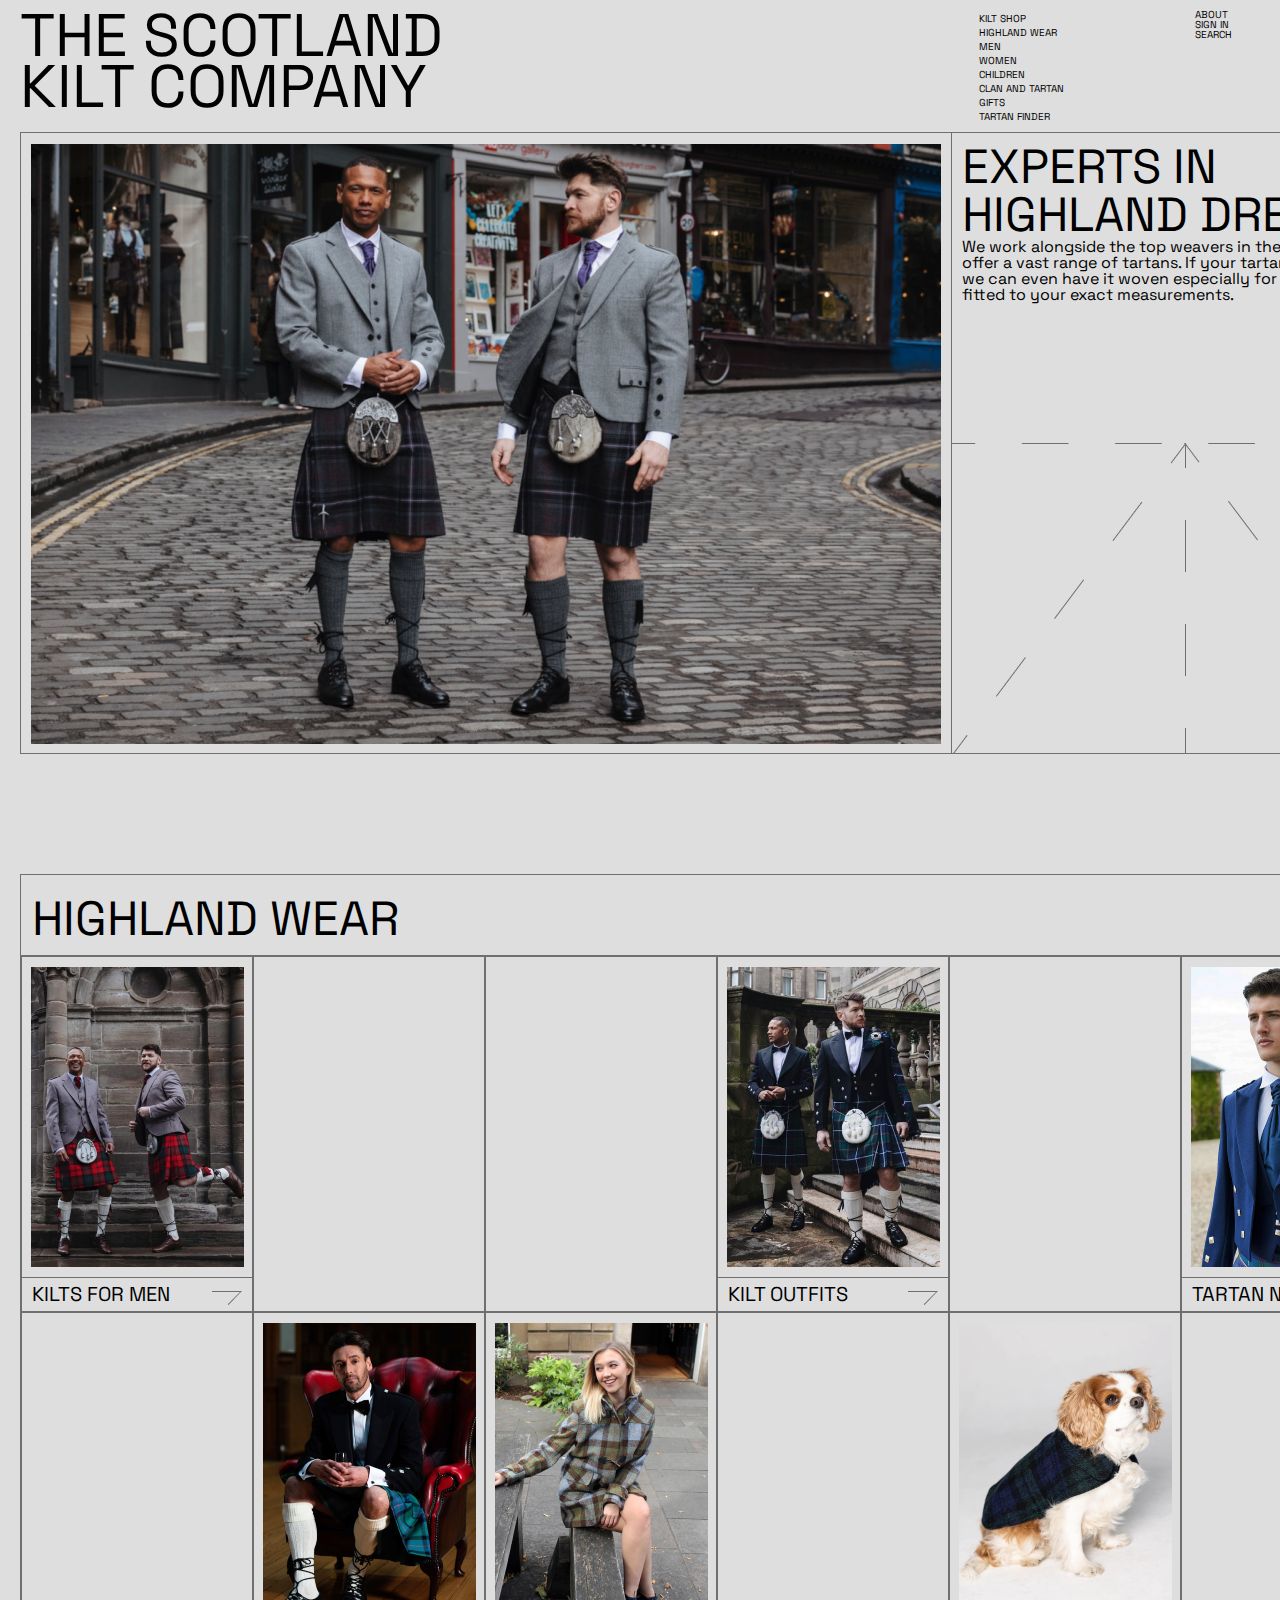
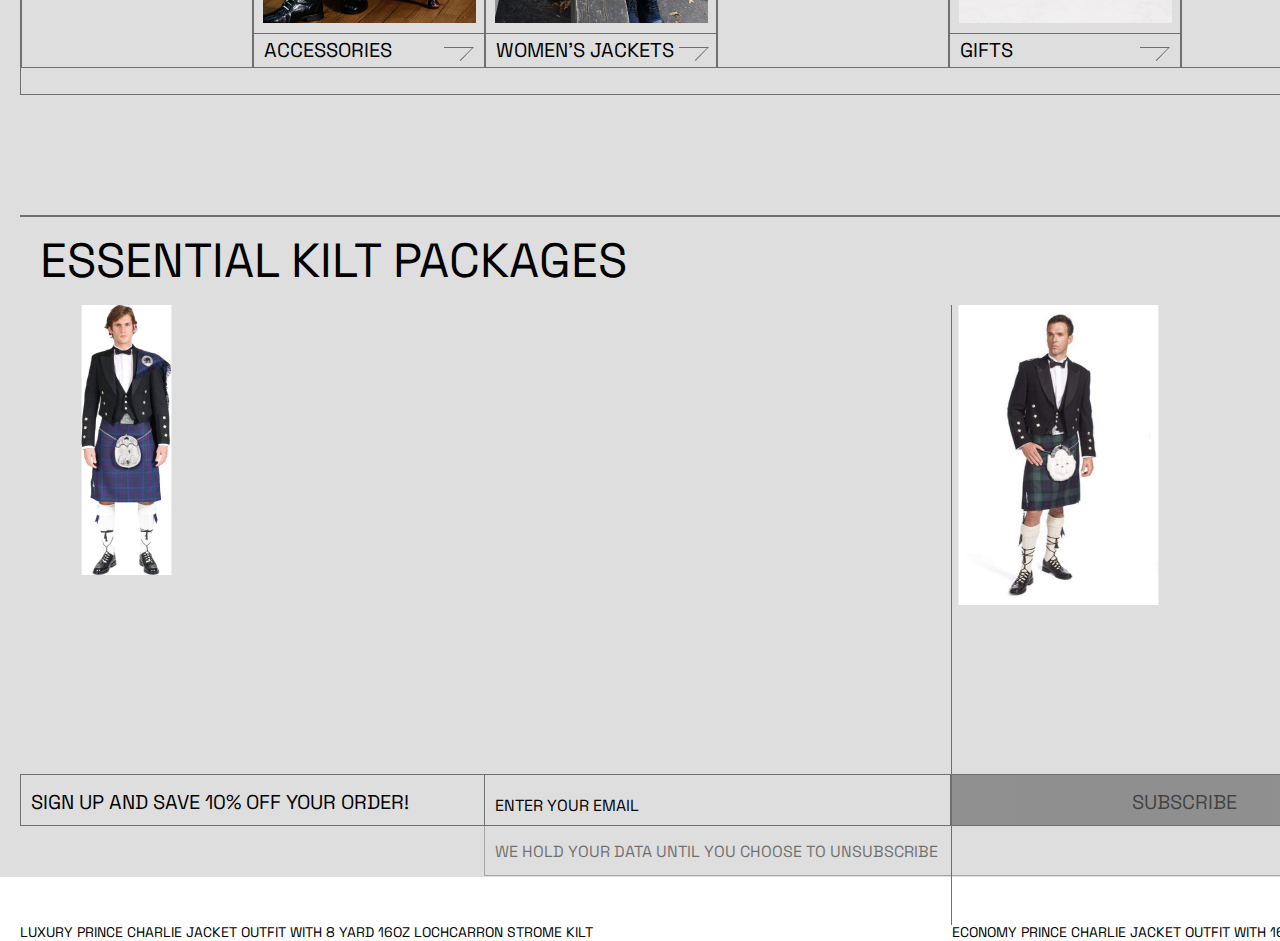
<file: index.html>
<!DOCTYPE html>
<html lang="en">

<head>
    <meta charset="UTF-8">
    <meta name="viewport" content="width=device-width, initial-scale=1.0" , maximum-scale="1.0, user-scale=0">
    <link rel="stylesheet" href="css/style.css">
    <title>Kilts ver 2</title>
</head>

<body>
    <div class="wrapper">
        <div class="content">
            <div class="title">
                <div class="container">
                    <div class="row">
                        <div class="title__title">The Scotland<br>Kilt Company</div>
                        <div class="row__list">
                            <ul class="title__list">
                                <li><a href="">KILT SHOP</a></li>
                                <li><a href="">HIGHLAND WEAR</a></li>
                                <li><a href="">MEN</a></li>
                                <li><a href="">WOMEN</a></li>
                                <li><a href="">CHILDREN</a></li>
                                <li><a href="">CLAN AND TARTAN</a></li>
                                <li><a href="">GIFTS</a></li>
                                <li><a href="">TARTAN FINDER</a></li>
                            </ul>
                            <ul class="title__list2">
                                <li><a href="">ABOUT</a></li>
                                <li><a href="">Sign in</a></li>
                                <li><a href="">Search</a></li>
                            </ul>
                            <div class="summa">Bag<a href="">(£0.00)</a></div>
                        </div>
                    </div>
                </div>
            </div>
            <div class="expertsindress">
                <div class="container">
                    <div class="expertsindress__row">
                        <div class="img">
                            <div class="img__img"></div>
                        </div>
                        <div class="column">
                            <div class="expertsindress__title">EXPERTS IN <br> HIGHLAND DRESS
                                <div class="p">
                                    <p>We work alongside the top weavers in the country to offer a vast range of
                                        tartans. If
                                        your tartan isn’t in stock we can even have it woven especially for you and then
                                        fitted
                                        to your exact measurements.</p>
                                </div>
                            </div>
                            <div class="dekoration"></div>
                        </div>
                    </div>
                </div>
            </div>
            <div class="block_future"></div>
            <!-- оставил пробел блоком на случай незапланированного заполнения контентом -->
            <!-- лишнии кнопки закоментил до востребования -->
            <div class="highlandwearblock">
                <div class="highlandwearblock_container">
                    <div class="highlandwearblock_title">
                        <h2>HIGHLAND WEAR</h2>
                    </div>
                    <div class="highlandwearblock_toprow">
                        <div class="block1 block">
                            <div class="img1 imgallforblock"></div>
                            <button class="button_block1 button_block">Kilts For Men</button>
                        </div>
                        <div class="block2 block">
                            <div class="img2 imgallforblock"></div>
                            <!-- <button class="button_block2 button_block"></button> -->
                        </div>
                        <div class="block3 block">
                            <div class="img3 imgallforblock"></div>
                            <!-- <button class="button_block3 button_block"></button> -->
                        </div>
                        <div class="block4 block">
                            <div class="img4 imgallforblock"></div>
                            <button class="button_block4 button_block">Kilt Outfits</button>
                        </div>
                        <div class="block5 block">
                            <div class="img5 imgallforblock"></div>
                            <!-- <button class="button_block5 button_block"></button> -->
                        </div>
                        <div class="block6 block">
                            <div class="img6 imgallforblock"></div>
                            <button class="button_block6 button_block">Tartan Neck Ties</button>
                        </div>
                    </div>
                    <div class="highlandwearblock_buttomrow">
                        <div class="block7 block">
                            <div class="img7 imgallforblock"></div>
                            <!-- <button class="button_block7 button_block"></button> -->
                        </div>
                        <div class="block8 block ">
                            <div class="img8 imgallforblock"></div>
                            <button class="button_block8 button_block">Accessories</button>
                        </div>
                        <div class="block9 block">
                            <div class="img9 imgallforblock"></div>
                            <button class="button_block9 button_block">Women's Jackets</button>
                        </div>
                        <div class="block10 block">
                            <div class="img10 imgallforblock"></div>
                            <!-- <button class="button_block10 button_block"></button> -->
                        </div>
                        <div class="block11 block">
                            <div class="img11 imgallforblock"></div>
                            <button class="button_block11 button_block">GIFTS</button>
                        </div>
                        <div class="block12 block">
                            <div class="img12 imgallforblock"></div>
                            <!-- <button class="button_block12 button_block"></button> -->
                        </div>
                    </div>

                </div>
            </div>
            <div class="block_future"></div>
            <!-- второй пустой блок для возможного добавления -->
            <div class="ESSENTIAL_KILT_PACKAGES">
                <div class="ESSENTIAL_KILT_PACKAGES_container">
                    <div class="ESSENTIAL_KILT_PACKAGES_title">
                        <h4>ESSENTIAL KILT PACKAGES</h4></div>
                        <div class="segments">
                            <div class="luxury_segment">
                                <div class="img">
                                    <img src="img/Rectangle 59.png" alt="nope">
                                </div>
                                <div class="luxury_segment__subtitle">
                                    <div class="luxury_segment__text">LUXURY PRINCE CHARLIE JACKET OUTFIT WITH 8 YARD
                                        16OZ
                                        LOCHCARRON STROME KILT</div>
                                </div>
                            </div>
                            <div class="economy_segment">
                                <div class="img">
                                    <img src="img/Rectangle 143.png" alt="">
                                </div>
                                <div class="economy_segment__subtitle">
                                    <div class="economy_segment__text">Economy Prince Charlie Jacket Outfit with 16oz 5
                                        Yard
                                        Handmade Wool</div>
                                </div>
                            </div>
                        </div>
                    
                </div>
            </div>
            <footer class="footer">
                <div class="container">
                    <form action="#">

                        <div class="footerForm">
                            <div class="blockHi">
                                <div class="singUp">Sign up and save 10% off your order!</div>
                                <input type="email" class="email" pattern=".+@example\.com" value="enter your email"
                                    size="30" required />
                                <input type="button" class="buttonSubscribe" type="button" value="Subscribe" />
                            </div>
                            <div class="blockLO">
                                <div class="nonBlock"></div>
                                <div class="resultInfo">We hold your data until you choose to unsubscribe</div>
                            </div>
                        </div>
                    </form>
                </div>
            </footer>
        </div>
</body>

</html>
</file>
<file: css/style.css>
@charset "UTF-8";
@import url("https://fonts.googleapis.com/css2?family=Space+Grotesk&display=swap");
/*Обнуление*/
* {
  padding: 0;
  margin: 0;
  border: 0;
}

*, *:before, *:after {
  -moz-box-sizing: border-box;
  -webkit-box-sizing: border-box;
  box-sizing: border-box;
}

:focus, :active {
  outline: none;
}

a:focus, a:active {
  outline: none;
}

nav, footer, header, aside {
  display: block;
}

html, body {
  height: 100%;
  width: 100%;
  font-size: 100%;
  line-height: 1;
  font-size: 14px;
  -ms-text-size-adjust: 100%;
  -moz-text-size-adjust: 100%;
  -webkit-text-size-adjust: 100%;
}

input, button, textarea {
  font-family: inherit;
}

input::-ms-clear {
  display: none;
}

button {
  cursor: pointer;
}

button::-moz-focus-inner {
  padding: 0;
  border: 0;
}

a, a:visited {
  text-decoration: none;
}

a:hover {
  text-decoration: none;
}

ul li {
  list-style: none;
}

img {
  vertical-align: top;
}

h1, h2, h3, h4, h5, h6 {
  font-size: inherit;
  font-weight: inherit;
}

/*--------------------*/
.wrapper {
  min-height: 100%;
  display: flex;
  flex-direction: column;
  background: #DEDEDE;
}

.content {
  max-width: 1440px;
  margin: 0 auto;
  font-family: Space Grotesk;
  text-transform: uppercase;
  background-color: #DEDEDE;
}

.title {
  padding: 10px 20px 10px 20px;
}

@media (max-width: 1440px) {
  .container {
    max-width: 1300px;
  }
  .container .title__title {
    font-size: 60px;
  }
  .container .row .title__list2, .container .summa, .container ul li a {
    font-size: 10px;
  }
}
@media (max-width: 1000px) {
  .container {
    max-width: 800px;
  }
  .container .title__title {
    font-size: 40px;
  }
  .container .row, .container .summa, .container ul li a {
    font-size: 8px;
  }
}
.container {
  max-width: 1400px;
}

.row {
  display: flex;
  justify-content: space-between;
}

.title__title {
  color: var(--Almost-black, #020202);
  /* Logo */
  font-family: Space Grotesk;
  font-size: 98px;
  font-style: normal;
  font-weight: 400;
  line-height: 85%;
  /* 83.3px */
  text-transform: uppercase;
}

.row__list {
  display: flex;
}

ul li a {
  color: #020202;
  font-size: 12px;
}

.title__list2 {
  font-size: 12px;
  margin-left: 131px;
}

.summa {
  font-size: 12px;
  margin-left: 123px;
}
.summa a {
  color: #020202;
  font-size: 12px;
}

/*----------------------- here starts second block EXPERTS IN HIGHLAND DRESS----------------------------------*/
.container {
  width: 1400px;
  margin: 0 auto;
}

.expertsindress__row {
  border: 1px solid #6F6F6F;
  display: flex;
}

.img {
  width: 932px;
  height: 620px;
  border-right: 1px solid #6F6F6F;
}

/*------------------------------------------------добавляю адаптив для картинки*/
.img__img {
  max-width: 100%;
  height: 100%;
  margin: 11px 10px 11px 10px;
  background: url(../img/Rectangle\ 55.jpg) no-repeat;
}

.column {
  display: flex;
  flex-direction: column;
}

.expertsindress__title {
  font-size: 48px;
  margin-left: 10px;
  margin-top: 10px;
  display: flex;
  flex-direction: column;
  flex: 1 1 auto;
}

.p {
  font-size: 16px;
  text-transform: none;
  width: 440px;
}

.dekoration {
  height: 310px;
  width: 467px;
  background: url(..//img/Line\ 10.png) 0 0 no-repeat, url(..//img/Line\ 3.png) no-repeat, url(..//img/Line\ 4.png) right no-repeat, url(..//img/Line\ 9.png) center no-repeat;
}

/*------------------ next block block_future for future desing --------------------------*/
.block_future {
  width: 1400px;
  height: 120px;
  margin-left: 20px;
}

.container {
  width: 1440px;
  background-color: #DEDEDE;
}

.footerForm {
  width: 1400px;
  height: 103px;
  margin: 0 auto;
  background-color: #DEDEDE;
}

.footerForm .blockHi {
  display: flex;
  width: 1399px;
  height: 52px;
  border: 1px solid #6f6f6f;
}

.footerForm .blockHi .singUp {
  width: 463px;
  height: 52px;
  padding: 16px 9px 10px 10px;
  color: var(--Almost-black, #020202);
  /* Headline 2 */
  font-family: Space Grotesk;
  font-size: 20px;
  font-style: normal;
  font-weight: 400;
  line-height: 110%;
  /* 22px */
  text-transform: uppercase;
}

.footerForm .blockHi .email {
  width: 468px;
  height: 51px;
  border: 1px solid #6f6f6f;
  border-top: 0px;
  padding-left: 10px;
  padding-top: 10px;
  color: var(--Almost-black, #020202);
  font-family: Space Grotesk;
  font-size: 16px;
  font-style: normal;
  font-weight: 400;
  line-height: 120%;
  /* 19.2px */
  text-transform: uppercase;
  background: #dedede;
}

.footerForm .blockHi .buttonSubscribe {
  padding: 16px 180px 15px 179px;
  width: 467px;
  height: 51px;
  flex-shrink: 0;
  color: var(--Almost-black, #020202);
  /* Headline 2 */
  font-family: Space Grotesk;
  font-size: 20px;
  font-style: normal;
  font-weight: 400;
  line-height: 110%;
  /* 22px */
  text-transform: uppercase;
  opacity: 0.7;
  background: var(--Grey, #6f6f6f);
}

.footerForm .blockLO {
  display: flex;
  width: 1400px;
  height: 51px;
}

.footerForm .blockLO .nonBlock {
  width: 464px;
  height: 50px;
}

.footerForm .blockLO .resultInfo {
  padding-top: 16px;
  padding-left: 10px;
  border: 1px solid #6f6f6f;
  border-top: 0px;
  width: 935px;
  height: 50px;
  color: var(--Almost-black, #020202);
  /* Text 1 */
  font-family: Space Grotesk;
  font-size: 16px;
  font-style: normal;
  font-weight: 400;
  line-height: 120%;
  /* 19.2px */
  opacity: 0.5;
}

/*-------------------------HIGHLAND WEAR-----------------------------------*/
.highlandwearblock_container {
  width: 1400px;
  height: 821px;
  margin: 0 auto;
  border: 1px solid #6F6F6F;
}

.highlandwearblock_title {
  width: 1400px;
  height: 81px;
  font-size: 48px;
  border-bottom: 1px solid #6F6F6F;
  padding-left: 11px;
  padding-top: 20px;
  background: url(..//img/Union.png) 1305px 23px no-repeat;
}

.highlandwearblock_toprow {
  display: flex;
}

.block {
  width: 232px;
  height: 356px;
  border: 1px solid #6F6F6F;
}

.imgallforblock {
  width: 213px;
  height: 300px;
  margin: 10px 9px 10px 9px;
}

.img1 {
  background: url(..//img/Rectangle\ 58.png) center no-repeat;
}

.button_block {
  font-size: 20px;
  text-transform: uppercase;
  width: 232px;
  text-align: left;
  padding-left: 10px;
  padding-top: 3px;
}

.button_block1 {
  border-top: 1px solid #6F6F6F;
  background: url(..//img/Arrow.png) 190px 13px no-repeat;
}

.img4 {
  background: url(..//img/Rectangle\ 58_2.png) center no-repeat;
}

.button_block4 {
  border-top: 1px solid #6F6F6F;
  background: url(..//img/Arrow.png) 190px 13px no-repeat;
}

.img6 {
  background: url(..//img/Rectangle\ 58_3.png) center no-repeat;
}

.button_block6 {
  border-top: 1px solid #6F6F6F;
  background: url(..//img/Arrow.png) 190px 13px no-repeat;
}

.highlandwearblock_buttomrow {
  display: flex;
}

.img8 {
  background: url(..//img/Rectangle\ 58_8.png) center no-repeat;
}

.button_block8 {
  border-top: 1px solid #6F6F6F;
  background: url(..//img/Arrow.png) 190px 13px no-repeat;
}

.img9 {
  background: url(..//img/Rectangle\ 58_9.png) center no-repeat;
}

.button_block9 {
  border-top: 1px solid #6F6F6F;
  background: url(..//img/Arrow.png) 193px 13px no-repeat;
}

.img11 {
  background: url(..//img/Rectangle\ 58_11.png) center no-repeat;
}

.button_block11 {
  border-top: 1px solid #6F6F6F;
  background: url(..//img/Arrow.png) 190px 13px no-repeat;
}

.ESSENTIAL_KILT_PACKAGES_container {
  border-top: 1px solid #6F6F6F;
  margin: 0 auto;
  width: 1400px;
  height: 559px;
}

.ESSENTIAL_KILT_PACKAGES_title {
  border-top: 1px solid #6F6F6F;
}
.ESSENTIAL_KILT_PACKAGES_title h4 {
  padding: 10px;
  padding: 20px;
  font-size: 48px;
}

.segments {
  display: flex;
}
</file>
